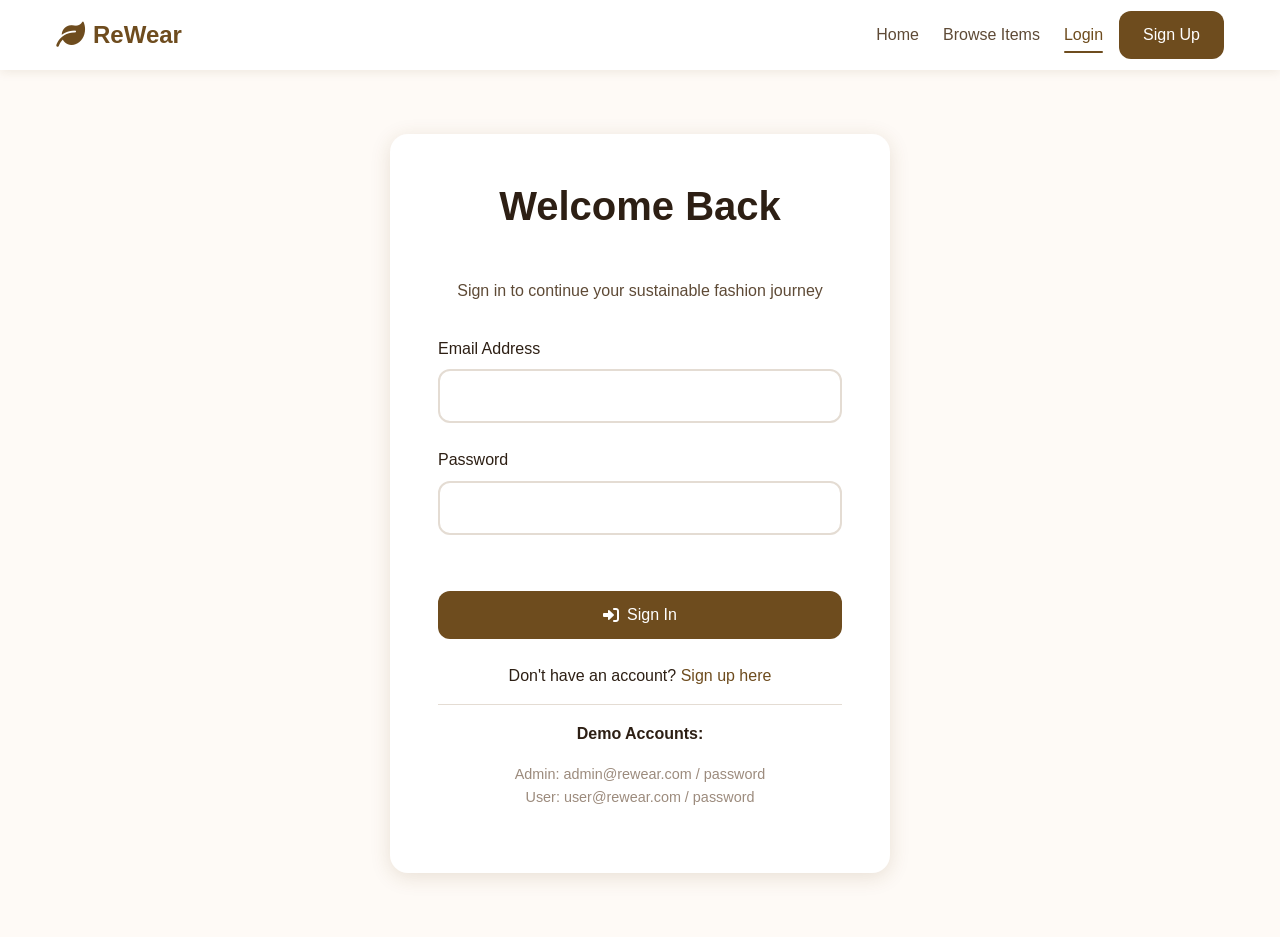
<file: project/add-item.html>
<!DOCTYPE html>
<html lang="en">
<head>
    <meta charset="UTF-8">
    <meta name="viewport" content="width=device-width, initial-scale=1.0">
    <title>Add Item - ReWear</title>
    <link rel="stylesheet" href="css/style.css">
    <link rel="stylesheet" href="https://cdnjs.cloudflare.com/ajax/libs/font-awesome/6.0.0/css/all.min.css">
    <style>
        .add-item-container {
            max-width: 800px;
            margin: calc(70px + var(--space-xl)) auto var(--space-xl);
            padding: var(--space-xl);
            background-color: var(--bg-secondary);
            border-radius: var(--radius-lg);
            box-shadow: var(--shadow-medium);
        }

        .add-item-title {
            text-align: center;
            margin-bottom: var(--space-xl);
            color: var(--text-primary);
        }

        .form-grid {
            display: grid;
            grid-template-columns: 1fr 1fr;
            gap: var(--space-md);
        }

        .form-group-full {
            grid-column: 1 / -1;
        }

        .image-upload-area {
            border: 2px dashed var(--border-color);
            border-radius: var(--radius-md);
            padding: var(--space-xl);
            text-align: center;
            transition: all var(--transition-fast);
            cursor: pointer;
            background-color: var(--bg-tertiary);
        }

        .image-upload-area:hover {
            border-color: var(--primary-color);
            background-color: var(--bg-primary);
        }

        .image-upload-area.dragover {
            border-color: var(--primary-color);
            background-color: var(--bg-primary);
            transform: scale(1.02);
        }

        .upload-icon {
            font-size: 3rem;
            color: var(--primary-color);
            margin-bottom: var(--space-sm);
        }

        .upload-text {
            color: var(--text-secondary);
            margin-bottom: var(--space-sm);
        }

        .upload-button {
            margin-top: var(--space-sm);
        }

        .image-preview {
            display: grid;
            grid-template-columns: repeat(auto-fit, minmax(150px, 1fr));
            gap: var(--space-sm);
            margin-top: var(--space-md);
        }

        .image-preview-item {
            position: relative;
            border-radius: var(--radius-md);
            overflow: hidden;
            aspect-ratio: 1;
        }

        .image-preview-item img {
            width: 100%;
            height: 100%;
            object-fit: cover;
        }

        .remove-image {
            position: absolute;
            top: var(--space-xs);
            right: var(--space-xs);
            background-color: var(--error-color);
            color: white;
            border: none;
            width: 24px;
            height: 24px;
            border-radius: 50%;
            cursor: pointer;
            display: flex;
            align-items: center;
            justify-content: center;
            font-size: 0.8rem;
            transition: background-color var(--transition-fast);
        }

        .remove-image:hover {
            background-color: #c62828;
        }

        .tags-input {
            position: relative;
        }

        .tags-container {
            display: flex;
            flex-wrap: wrap;
            gap: var(--space-xs);
            margin-top: var(--space-xs);
        }

        .tag {
            background-color: var(--primary-color);
            color: white;
            padding: var(--space-xs) var(--space-sm);
            border-radius: var(--radius-sm);
            font-size: 0.875rem;
            display: flex;
            align-items: center;
            gap: var(--space-xs);
        }

        .tag-remove {
            background: none;
            border: none;
            color: white;
            cursor: pointer;
            font-size: 0.8rem;
        }

        .points-info {
            background-color: var(--bg-tertiary);
            padding: var(--space-md);
            border-radius: var(--radius-md);
            margin-bottom: var(--space-md);
        }

        .points-info h4 {
            color: var(--primary-color);
            margin-bottom: var(--space-sm);
        }

        .points-info p {
            color: var(--text-secondary);
            margin-bottom: 0;
            font-size: 0.9rem;
        }

        @media (max-width: 768px) {
            .add-item-container {
                margin: calc(70px + var(--space-lg)) var(--space-sm) var(--space-lg);
                padding: var(--space-lg);
            }

            .form-grid {
                grid-template-columns: 1fr;
            }

            .image-preview {
                grid-template-columns: repeat(auto-fit, minmax(120px, 1fr));
            }
        }
    </style>
</head>
<body>
    <nav class="navbar">
        <div class="nav-container">
            <div class="nav-brand">
                <i class="fas fa-leaf"></i>
                <span>ReWear</span>
            </div>
            <div class="nav-menu" id="nav-menu">
                <a href="index.html" class="nav-link">Home</a>
                <a href="browse.html" class="nav-link">Browse Items</a>
                <a href="#" class="nav-link" id="dashboard-link" style="display: none;">Dashboard</a>
                <a href="#" class="nav-link" id="admin-link" style="display: none;">Admin</a>
                <div class="nav-auth" id="nav-auth">
                    <a href="login.html" class="nav-link">Login</a>
                    <a href="signup.html" class="btn btn-primary">Sign Up</a>
                </div>
                <div class="nav-user" id="nav-user" style="display: none;">
                    <span class="user-points"><i class="fas fa-coins"></i> <span id="user-points">0</span></span>
                    <div class="user-dropdown">
                        <button class="user-btn" id="user-btn">
                            <i class="fas fa-user"></i>
                            <span id="user-name">User</span>
                        </button>
                        <div class="dropdown-content" id="dropdown-content">
                            <a href="dashboard.html"><i class="fas fa-tachometer-alt"></i> Dashboard</a>
                            <a href="add-item.html"><i class="fas fa-plus"></i> Add Item</a>
                            <a href="#" id="logout-btn"><i class="fas fa-sign-out-alt"></i> Logout</a>
                        </div>
                    </div>
                </div>
            </div>
            <div class="nav-toggle" id="nav-toggle">
                <span></span>
                <span></span>
                <span></span>
            </div>
        </div>
    </nav>

    <main>
        <div class="add-item-container">
            <h1 class="add-item-title">List a New Item</h1>
            
            <div class="points-info">
                <h4><i class="fas fa-gift"></i> Earn Points for Listing!</h4>
                <p>You'll earn 50 points for each item you list. Use points to redeem items from other users or exchange directly!</p>
            </div>
            
            <form id="add-item-form">
                <div class="form-grid">
                    <div class="form-group">
                        <label for="title" class="form-label">Item Title *</label>
                        <input type="text" id="title" name="title" class="form-input" required
                               placeholder="e.g., Vintage Denim Jacket">
                    </div>

                    <div class="form-group">
                        <label for="category" class="form-label">Category *</label>
                        <select id="category" name="category" class="form-select" required>
                            <option value="">Select a category</option>
                            <option value="Tops">Tops</option>
                            <option value="Bottoms">Bottoms</option>
                            <option value="Dresses">Dresses</option>
                            <option value="Outerwear">Outerwear</option>
                            <option value="Shoes">Shoes</option>
                            <option value="Accessories">Accessories</option>
                        </select>
                    </div>

                    <div class="form-group">
                        <label for="size" class="form-label">Size *</label>
                        <select id="size" name="size" class="form-select" required>
                            <option value="">Select size</option>
                            <option value="XS">XS</option>
                            <option value="S">S</option>
                            <option value="M">M</option>
                            <option value="L">L</option>
                            <option value="XL">XL</option>
                            <option value="XXL">XXL</option>
                        </select>
                    </div>

                    <div class="form-group">
                        <label for="type" class="form-label">Type</label>
                        <input type="text" id="type" name="type" class="form-input"
                               placeholder="e.g., Casual, Formal, Vintage">
                    </div>

                    <div class="form-group">
                        <label for="condition" class="form-label">Condition *</label>
                        <select id="condition" name="condition" class="form-select" required>
                            <option value="">Select condition</option>
                            <option value="New">New</option>
                            <option value="Like New">Like New</option>
                            <option value="Good">Good</option>
                            <option value="Fair">Fair</option>
                        </select>
                    </div>

                    <div class="form-group">
                        <label for="points" class="form-label">Points Value *</label>
                        <input type="number" id="points" name="points" class="form-input" required min="10" max="500" value="50"
                               placeholder="Points needed to redeem">
                        <small style="color: var(--text-muted);">10-500 points (suggested: 50-100)</small>
                    </div>
                </div>

                <div class="form-group-full">
                    <label for="description" class="form-label">Description *</label>
                    <textarea id="description" name="description" class="form-textarea" required
                              placeholder="Describe your item in detail. Include brand, material, fit, and any special features..."></textarea>
                </div>

                <div class="form-group-full">
                    <label for="tags" class="form-label">Tags</label>
                    <input type="text" id="tags" name="tags" class="form-input"
                           placeholder="vintage, designer, summer, casual (separate with commas)">
                    <small style="color: var(--text-muted);">Add tags to help people find your item</small>
                </div>

                <div class="form-group-full">
                    <label class="form-label">Photos *</label>
                    <div class="image-upload-area" onclick="document.getElementById('images').click()">
                        <div class="upload-icon">
                            <i class="fas fa-cloud-upload-alt"></i>
                        </div>
                        <div class="upload-text">
                            <strong>Click to upload photos</strong> or drag and drop
                        </div>
                        <p style="color: var(--text-muted); font-size: 0.9rem; margin-bottom: 0;">
                            Upload up to 5 photos (JPG, PNG, WebP)
                        </p>
                        <button type="button" class="btn btn-outline upload-button">
                            <i class="fas fa-plus"></i> Choose Photos
                        </button>
                    </div>
                    <input type="file" id="images" name="images" multiple accept="image/*" style="display: none;">
                    <div id="image-preview" class="image-preview"></div>
                </div>

                <button type="submit" class="btn btn-primary form-submit">
                    <i class="fas fa-plus"></i>
                    Add Item
                </button>
            </form>
        </div>
    </main>

    <script src="js/auth.js"></script>
    <script src="js/main.js"></script>
    <script>
        document.addEventListener('DOMContentLoaded', () => {
            // Setup drag and drop for image upload
            const uploadArea = document.querySelector('.image-upload-area');
            const imageInput = document.getElementById('images');

            uploadArea.addEventListener('dragover', (e) => {
                e.preventDefault();
                uploadArea.classList.add('dragover');
            });

            uploadArea.addEventListener('dragleave', () => {
                uploadArea.classList.remove('dragover');
            });

            uploadArea.addEventListener('drop', (e) => {
                e.preventDefault();
                uploadArea.classList.remove('dragover');
                
                const files = Array.from(e.dataTransfer.files).filter(file => file.type.startsWith('image/'));
                
                // Add to file input
                const dt = new DataTransfer();
                files.forEach(file => dt.items.add(file));
                imageInput.files = dt.files;
                
                // Trigger change event
                imageInput.dispatchEvent(new Event('change'));
            });

            // Limit file selection to 5 images
            imageInput.addEventListener('change', (e) => {
                const files = Array.from(e.target.files);
                if (files.length > 5) {
                    alert('You can upload a maximum of 5 photos.');
                    
                    // Keep only first 5 files
                    const dt = new DataTransfer();
                    files.slice(0, 5).forEach(file => dt.items.add(file));
                    imageInput.files = dt.files;
                }
            });

            // Auto-set points based on condition
            const conditionSelect = document.getElementById('condition');
            const pointsInput = document.getElementById('points');
            
            conditionSelect.addEventListener('change', () => {
                const condition = conditionSelect.value;
                const pointsMap = {
                    'New': 100,
                    'Like New': 80,
                    'Good': 60,
                    'Fair': 40
                };
                
                if (pointsMap[condition]) {
                    pointsInput.value = pointsMap[condition];
                }
            });
        });
    </script>
</body>
</html>
</file>
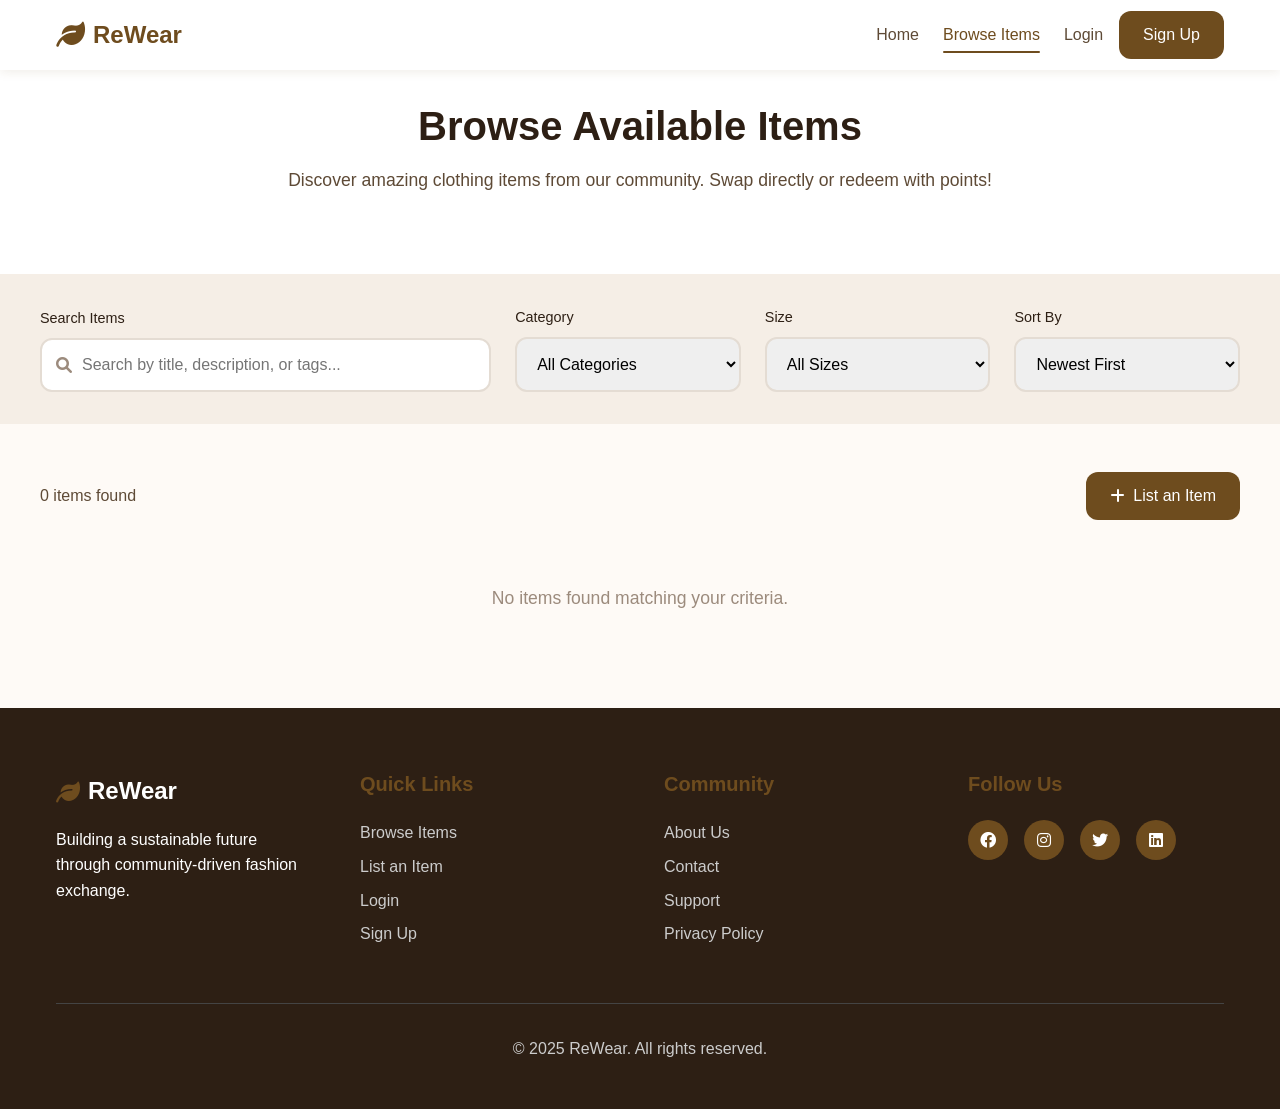
<file: project/browse.html>
<!DOCTYPE html>
<html lang="en">
<head>
    <meta charset="UTF-8">
    <meta name="viewport" content="width=device-width, initial-scale=1.0">
    <title>Browse Items - ReWear</title>
    <link rel="stylesheet" href="css/style.css">
    <link rel="stylesheet" href="https://cdnjs.cloudflare.com/ajax/libs/font-awesome/6.0.0/css/all.min.css">
    <style>
        .browse-header {
            padding: calc(70px + var(--space-lg)) var(--space-sm) var(--space-lg);
            background-color: var(--bg-secondary);
            text-align: center;
        }

        .browse-title {
            font-size: 2.5rem;
            margin-bottom: var(--space-sm);
        }

        .browse-subtitle {
            font-size: 1.1rem;
            color: var(--text-secondary);
            margin-bottom: var(--space-xl);
        }

        .filters-section {
            padding: var(--space-lg) var(--space-sm);
            background-color: var(--bg-tertiary);
        }

        .filters-container {
            max-width: 1200px;
            margin: 0 auto;
        }

        .filters-grid {
            display: grid;
            grid-template-columns: 2fr 1fr 1fr 1fr;
            gap: var(--space-md);
            align-items: end;
        }

        .filter-group {
            display: flex;
            flex-direction: column;
            gap: var(--space-xs);
        }

        .filter-label {
            font-weight: var(--font-weight-medium);
            color: var(--text-primary);
            font-size: 0.9rem;
        }

        .search-input {
            position: relative;
        }

        .search-input input {
            width: 100%;
            padding: var(--space-sm) var(--space-sm) var(--space-sm) 2.5rem;
            border: 2px solid var(--border-color);
            border-radius: var(--radius-md);
            font-size: 1rem;
            transition: border-color var(--transition-fast);
        }

        .search-input input:focus {
            outline: none;
            border-color: var(--primary-color);
        }

        .search-input i {
            position: absolute;
            left: var(--space-sm);
            top: 50%;
            transform: translateY(-50%);
            color: var(--text-muted);
        }

        .items-section {
            padding: var(--space-xl) var(--space-sm);
        }

        .items-container {
            max-width: 1200px;
            margin: 0 auto;
        }

        .items-header {
            display: flex;
            justify-content: space-between;
            align-items: center;
            margin-bottom: var(--space-lg);
        }

        .items-count {
            color: var(--text-secondary);
            font-weight: var(--font-weight-medium);
        }

        .items-grid {
            display: grid;
            grid-template-columns: repeat(auto-fill, minmax(300px, 1fr));
            gap: var(--space-lg);
        }

        @media (max-width: 768px) {
            .filters-grid {
                grid-template-columns: 1fr;
                gap: var(--space-sm);
            }

            .browse-title {
                font-size: 2rem;
            }

            .items-header {
                flex-direction: column;
                gap: var(--space-sm);
                align-items: stretch;
            }

            .items-grid {
                grid-template-columns: 1fr;
            }
        }
    </style>
</head>
<body>
    <nav class="navbar">
        <div class="nav-container">
            <div class="nav-brand">
                <i class="fas fa-leaf"></i>
                <span>ReWear</span>
            </div>
            <div class="nav-menu" id="nav-menu">
                <a href="index.html" class="nav-link">Home</a>
                <a href="browse.html" class="nav-link active">Browse Items</a>
                <a href="#" class="nav-link" id="dashboard-link" style="display: none;">Dashboard</a>
                <a href="#" class="nav-link" id="admin-link" style="display: none;">Admin</a>
                <div class="nav-auth" id="nav-auth">
                    <a href="login.html" class="nav-link">Login</a>
                    <a href="signup.html" class="btn btn-primary">Sign Up</a>
                </div>
                <div class="nav-user" id="nav-user" style="display: none;">
                    <span class="user-points"><i class="fas fa-coins"></i> <span id="user-points">0</span></span>
                    <div class="user-dropdown">
                        <button class="user-btn" id="user-btn">
                            <i class="fas fa-user"></i>
                            <span id="user-name">User</span>
                        </button>
                        <div class="dropdown-content" id="dropdown-content">
                            <a href="dashboard.html"><i class="fas fa-tachometer-alt"></i> Dashboard</a>
                            <a href="add-item.html"><i class="fas fa-plus"></i> Add Item</a>
                            <a href="#" id="logout-btn"><i class="fas fa-sign-out-alt"></i> Logout</a>
                        </div>
                    </div>
                </div>
            </div>
            <div class="nav-toggle" id="nav-toggle">
                <span></span>
                <span></span>
                <span></span>
            </div>
        </div>
    </nav>

    <main>
        <section class="browse-header">
            <h1 class="browse-title">Browse Available Items</h1>
            <p class="browse-subtitle">Discover amazing clothing items from our community. Swap directly or redeem with points!</p>
        </section>

        <section class="filters-section">
            <div class="filters-container">
                <div class="filters-grid">
                    <div class="filter-group">
                        <label class="filter-label">Search Items</label>
                        <div class="search-input">
                            <i class="fas fa-search"></i>
                            <input type="text" id="search-input" placeholder="Search by title, description, or tags...">
                        </div>
                    </div>
                    
                    <div class="filter-group">
                        <label class="filter-label">Category</label>
                        <select id="category-filter" class="form-select">
                            <option value="">All Categories</option>
                            <option value="Tops">Tops</option>
                            <option value="Bottoms">Bottoms</option>
                            <option value="Dresses">Dresses</option>
                            <option value="Outerwear">Outerwear</option>
                            <option value="Shoes">Shoes</option>
                            <option value="Accessories">Accessories</option>
                        </select>
                    </div>
                    
                    <div class="filter-group">
                        <label class="filter-label">Size</label>
                        <select id="size-filter" class="form-select">
                            <option value="">All Sizes</option>
                            <option value="XS">XS</option>
                            <option value="S">S</option>
                            <option value="M">M</option>
                            <option value="L">L</option>
                            <option value="XL">XL</option>
                            <option value="XXL">XXL</option>
                        </select>
                    </div>
                    
                    <div class="filter-group">
                        <label class="filter-label">Sort By</label>
                        <select id="sort-filter" class="form-select">
                            <option value="newest">Newest First</option>
                            <option value="oldest">Oldest First</option>
                            <option value="points-low">Points: Low to High</option>
                            <option value="points-high">Points: High to Low</option>
                        </select>
                    </div>
                </div>
            </div>
        </section>

        <section class="items-section">
            <div class="items-container">
                <div class="items-header">
                    <div class="items-count" id="items-count">Loading items...</div>
                    <a href="add-item.html" class="btn btn-primary">
                        <i class="fas fa-plus"></i>
                        List an Item
                    </a>
                </div>
                
                <div class="items-grid" id="items-grid">
                    <!-- Items will be loaded here -->
                </div>
            </div>
        </section>
    </main>

    <footer class="footer">
        <div class="container">
            <div class="footer-content">
                <div class="footer-section">
                    <div class="footer-brand">
                        <i class="fas fa-leaf"></i>
                        <span>ReWear</span>
                    </div>
                    <p>Building a sustainable future through community-driven fashion exchange.</p>
                </div>
                <div class="footer-section">
                    <h4>Quick Links</h4>
                    <ul>
                        <li><a href="browse.html">Browse Items</a></li>
                        <li><a href="add-item.html">List an Item</a></li>
                        <li><a href="login.html">Login</a></li>
                        <li><a href="signup.html">Sign Up</a></li>
                    </ul>
                </div>
                <div class="footer-section">
                    <h4>Community</h4>
                    <ul>
                        <li><a href="#">About Us</a></li>
                        <li><a href="#">Contact</a></li>
                        <li><a href="#">Support</a></li>
                        <li><a href="#">Privacy Policy</a></li>
                    </ul>
                </div>
                <div class="footer-section">
                    <h4>Follow Us</h4>
                    <div class="social-links">
                        <a href="#"><i class="fab fa-facebook"></i></a>
                        <a href="#"><i class="fab fa-instagram"></i></a>
                        <a href="#"><i class="fab fa-twitter"></i></a>
                        <a href="#"><i class="fab fa-linkedin"></i></a>
                    </div>
                </div>
            </div>
            <div class="footer-bottom">
                <p>&copy; 2025 ReWear. All rights reserved.</p>
            </div>
        </div>
    </footer>

    <script src="js/auth.js"></script>
    <script src="js/main.js"></script>
    <script>
        document.addEventListener('DOMContentLoaded', () => {
            // Update items count when items are loaded
            const updateItemsCount = () => {
                const itemsGrid = document.getElementById('items-grid');
                const itemsCount = document.getElementById('items-count');
                
                if (itemsGrid && itemsCount) {
                    const itemCards = itemsGrid.querySelectorAll('.item-card');
                    const count = itemCards.length;
                    itemsCount.textContent = `${count} item${count !== 1 ? 's' : ''} found`;
                }
            };

            // Initial count update
            setTimeout(updateItemsCount, 100);

            // Update count when filters change
            const filters = ['search-input', 'category-filter', 'size-filter', 'sort-filter'];
            filters.forEach(filterId => {
                const element = document.getElementById(filterId);
                if (element) {
                    element.addEventListener('change', () => {
                        setTimeout(updateItemsCount, 100);
                    });
                    element.addEventListener('input', () => {
                        setTimeout(updateItemsCount, 100);
                    });
                }
            });
        });
    </script>
</body>
</html>
</file>
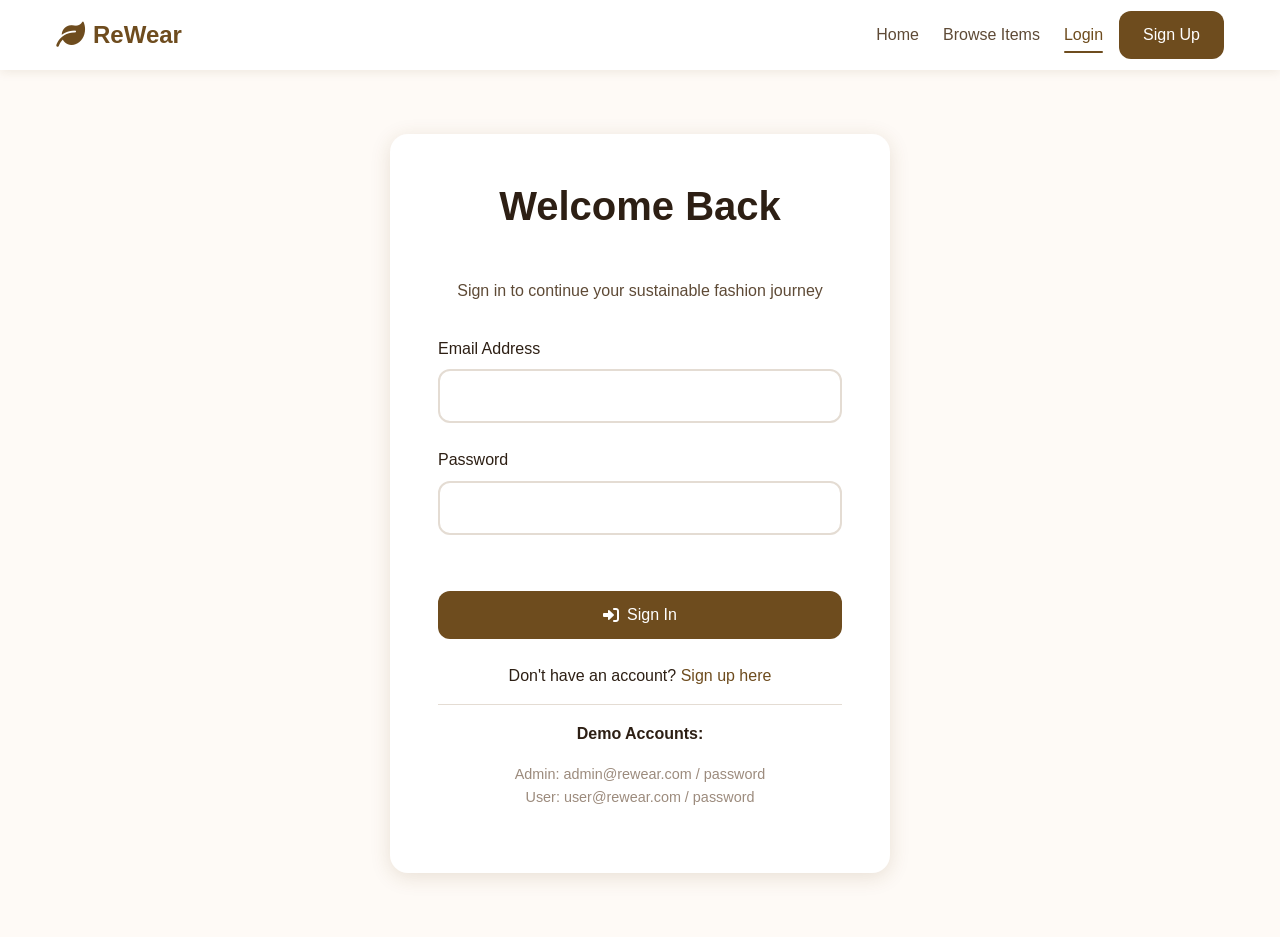
<file: project/dashboard.html>
<!DOCTYPE html>
<html lang="en">
<head>
    <meta charset="UTF-8">
    <meta name="viewport" content="width=device-width, initial-scale=1.0">
    <title>Dashboard - ReWear</title>
    <link rel="stylesheet" href="css/style.css">
    <link rel="stylesheet" href="https://cdnjs.cloudflare.com/ajax/libs/font-awesome/6.0.0/css/all.min.css">
    <style>
        .dashboard-container {
            max-width: 1200px;
            margin: calc(70px + var(--space-xl)) auto var(--space-xl);
            padding: 0 var(--space-sm);
        }

        .dashboard-header {
            background-color: var(--bg-secondary);
            padding: var(--space-xl);
            border-radius: var(--radius-lg);
            box-shadow: var(--shadow-light);
            margin-bottom: var(--space-xl);
        }

        .welcome-message {
            display: flex;
            justify-content: space-between;
            align-items: center;
            margin-bottom: var(--space-lg);
        }

        .welcome-text h1 {
            color: var(--text-primary);
            margin-bottom: var(--space-xs);
        }

        .welcome-text p {
            color: var(--text-secondary);
            margin-bottom: 0;
        }

        .quick-actions {
            display: flex;
            gap: var(--space-sm);
            flex-wrap: wrap;
        }

        .stats-grid {
            display: grid;
            grid-template-columns: repeat(auto-fit, minmax(200px, 1fr));
            gap: var(--space-lg);
            margin-bottom: var(--space-xl);
        }

        .stat-card {
            background-color: var(--bg-secondary);
            padding: var(--space-lg);
            border-radius: var(--radius-lg);
            box-shadow: var(--shadow-light);
            text-align: center;
            transition: transform var(--transition-fast);
        }

        .stat-card:hover {
            transform: translateY(-5px);
            box-shadow: var(--shadow-medium);
        }

        .stat-icon {
            width: 60px;
            height: 60px;
            background-color: var(--primary-color);
            border-radius: 50%;
            display: flex;
            align-items: center;
            justify-content: center;
            margin: 0 auto var(--space-sm);
            color: white;
            font-size: 1.5rem;
        }

        .stat-value {
            font-size: 2rem;
            font-weight: var(--font-weight-bold);
            color: var(--text-primary);
            margin-bottom: var(--space-xs);
        }

        .stat-label {
            color: var(--text-secondary);
            font-weight: var(--font-weight-medium);
        }

        .section {
            background-color: var(--bg-secondary);
            border-radius: var(--radius-lg);
            box-shadow: var(--shadow-light);
            margin-bottom: var(--space-xl);
        }

        .section-header {
            padding: var(--space-lg) var(--space-lg) 0;
            display: flex;
            justify-content: space-between;
            align-items: center;
        }

        .section-title {
            font-size: 1.5rem;
            color: var(--text-primary);
            margin-bottom: 0;
        }

        .section-content {
            padding: var(--space-lg);
        }

        .items-grid {
            display: grid;
            grid-template-columns: repeat(auto-fit, minmax(280px, 1fr));
            gap: var(--space-lg);
        }

        .swaps-list {
            display: flex;
            flex-direction: column;
            gap: var(--space-md);
        }

        .swap-card {
            background-color: var(--bg-tertiary);
            padding: var(--space-md);
            border-radius: var(--radius-md);
            border-left: 4px solid var(--primary-color);
        }

        .swap-header {
            display: flex;
            justify-content: space-between;
            align-items: center;
            margin-bottom: var(--space-sm);
        }

        .swap-title {
            font-weight: var(--font-weight-semibold);
            color: var(--text-primary);
            margin-bottom: 0;
        }

        .swap-status {
            padding: var(--space-xs) var(--space-sm);
            border-radius: var(--radius-sm);
            font-size: 0.875rem;
            font-weight: var(--font-weight-medium);
        }

        .status-success {
            background-color: #e8f5e8;
            color: var(--success-color);
        }

        .status-warning {
            background-color: #fff3e0;
            color: var(--warning-color);
        }

        .status-error {
            background-color: #ffebee;
            color: var(--error-color);
        }

        .swap-details {
            color: var(--text-secondary);
            font-size: 0.9rem;
        }

        .swap-details p {
            margin-bottom: var(--space-xs);
        }

        .empty-state {
            text-align: center;
            padding: var(--space-xxl);
            color: var(--text-muted);
        }

        .empty-state i {
            font-size: 3rem;
            margin-bottom: var(--space-sm);
            color: var(--primary-color);
            opacity: 0.5;
        }

        .empty-state h3 {
            margin-bottom: var(--space-sm);
            color: var(--text-secondary);
        }

        .user-profile {
            background-color: var(--bg-tertiary);
            padding: var(--space-lg);
            border-radius: var(--radius-md);
            margin-bottom: var(--space-lg);
        }

        .profile-grid {
            display: grid;
            grid-template-columns: repeat(auto-fit, minmax(200px, 1fr));
            gap: var(--space-md);
        }

        .profile-item {
            text-align: center;
        }

        .profile-label {
            color: var(--text-muted);
            font-size: 0.875rem;
            margin-bottom: var(--space-xs);
            text-transform: uppercase;
            letter-spacing: 0.5px;
        }

        .profile-value {
            font-weight: var(--font-weight-semibold);
            color: var(--text-primary);
            font-size: 1.1rem;
        }

        @media (max-width: 768px) {
            .dashboard-container {
                margin: calc(70px + var(--space-lg)) var(--space-sm) var(--space-lg);
            }

            .welcome-message {
                flex-direction: column;
                align-items: stretch;
                gap: var(--space-md);
            }

            .quick-actions {
                justify-content: center;
            }

            .stats-grid {
                grid-template-columns: repeat(2, 1fr);
            }

            .section-header {
                flex-direction: column;
                gap: var(--space-sm);
                align-items: stretch;
            }

            .items-grid {
                grid-template-columns: 1fr;
            }
        }
    </style>
</head>
<body>
    <nav class="navbar">
        <div class="nav-container">
            <div class="nav-brand">
                <i class="fas fa-leaf"></i>
                <span>ReWear</span>
            </div>
            <div class="nav-menu" id="nav-menu">
                <a href="index.html" class="nav-link">Home</a>
                <a href="browse.html" class="nav-link">Browse Items</a>
                <a href="dashboard.html" class="nav-link active">Dashboard</a>
                <a href="#" class="nav-link" id="admin-link" style="display: none;">Admin</a>
                <div class="nav-auth" id="nav-auth" style="display: none;">
                    <a href="login.html" class="nav-link">Login</a>
                    <a href="signup.html" class="btn btn-primary">Sign Up</a>
                </div>
                <div class="nav-user" id="nav-user">
                    <span class="user-points"><i class="fas fa-coins"></i> <span id="user-points">0</span></span>
                    <div class="user-dropdown">
                        <button class="user-btn" id="user-btn">
                            <i class="fas fa-user"></i>
                            <span id="user-name">User</span>
                        </button>
                        <div class="dropdown-content" id="dropdown-content">
                            <a href="dashboard.html"><i class="fas fa-tachometer-alt"></i> Dashboard</a>
                            <a href="add-item.html"><i class="fas fa-plus"></i> Add Item</a>
                            <a href="#" id="logout-btn"><i class="fas fa-sign-out-alt"></i> Logout</a>
                        </div>
                    </div>
                </div>
            </div>
            <div class="nav-toggle" id="nav-toggle">
                <span></span>
                <span></span>
                <span></span>
            </div>
        </div>
    </nav>

    <main>
        <div class="dashboard-container">
            <div class="dashboard-header">
                <div class="welcome-message">
                    <div class="welcome-text">
                        <h1>Welcome back, <span id="user-name-display">User</span>!</h1>
                        <p>Ready to continue your sustainable fashion journey?</p>
                    </div>
                    <div class="quick-actions">
                        <a href="add-item.html" class="btn btn-primary">
                            <i class="fas fa-plus"></i>
                            Add Item
                        </a>
                        <a href="browse.html" class="btn btn-secondary">
                            <i class="fas fa-search"></i>
                            Browse Items
                        </a>
                    </div>
                </div>

                <div class="user-profile">
                    <div class="profile-grid">
                        <div class="profile-item">
                            <div class="profile-label">Email</div>
                            <div class="profile-value" id="user-email-display">Loading...</div>
                        </div>
                        <div class="profile-item">
                            <div class="profile-label">Points Balance</div>
                            <div class="profile-value" id="user-points-display">0</div>
                        </div>
                        <div class="profile-item">
                            <div class="profile-label">Member Since</div>
                            <div class="profile-value" id="user-member-since">Loading...</div>
                        </div>
                    </div>
                </div>
            </div>

            <div class="stats-grid">
                <div class="stat-card">
                    <div class="stat-icon">
                        <i class="fas fa-tshirt"></i>
                    </div>
                    <div class="stat-value" id="user-items-count">0</div>
                    <div class="stat-label">Items Listed</div>
                </div>
                <div class="stat-card">
                    <div class="stat-icon">
                        <i class="fas fa-exchange-alt"></i>
                    </div>
                    <div class="stat-value" id="user-swaps-count">0</div>
                    <div class="stat-label">Total Swaps</div>
                </div>
                <div class="stat-card">
                    <div class="stat-icon">
                        <i class="fas fa-coins"></i>
                    </div>
                    <div class="stat-value" id="user-points-earned">0</div>
                    <div class="stat-label">Points Earned</div>
                </div>
                <div class="stat-card">
                    <div class="stat-icon">
                        <i class="fas fa-leaf"></i>
                    </div>
                    <div class="stat-value">+12</div>
                    <div class="stat-label">CO₂ Saved (kg)</div>
                </div>
            </div>

            <div class="section">
                <div class="section-header">
                    <h2 class="section-title">My Items</h2>
                    <a href="add-item.html" class="btn btn-outline">
                        <i class="fas fa-plus"></i>
                        Add New Item
                    </a>
                </div>
                <div class="section-content">
                    <div id="user-items" class="items-grid">
                        <!-- User items will be loaded here -->
                        <div class="empty-state">
                            <i class="fas fa-tshirt"></i>
                            <h3>No items listed yet</h3>
                            <p>Start by adding your first item to the community!</p>
                        </div>
                    </div>
                </div>
            </div>

            <div class="section">
                <div class="section-header">
                    <h2 class="section-title">Swap History</h2>
                </div>
                <div class="section-content">
                    <div id="user-swaps" class="swaps-list">
                        <!-- User swaps will be loaded here -->
                        <div class="empty-state">
                            <i class="fas fa-exchange-alt"></i>
                            <h3>No swap history yet</h3>
                            <p>Start browsing items to make your first swap!</p>
                        </div>
                    </div>
                </div>
            </div>
        </div>
    </main>

    <footer class="footer">
        <div class="container">
            <div class="footer-content">
                <div class="footer-section">
                    <div class="footer-brand">
                        <i class="fas fa-leaf"></i>
                        <span>ReWear</span>
                    </div>
                    <p>Building a sustainable future through community-driven fashion exchange.</p>
                </div>
                <div class="footer-section">
                    <h4>Quick Links</h4>
                    <ul>
                        <li><a href="browse.html">Browse Items</a></li>
                        <li><a href="add-item.html">List an Item</a></li>
                        <li><a href="login.html">Login</a></li>
                        <li><a href="signup.html">Sign Up</a></li>
                    </ul>
                </div>
                <div class="footer-section">
                    <h4>Community</h4>
                    <ul>
                        <li><a href="#">About Us</a></li>
                        <li><a href="#">Contact</a></li>
                        <li><a href="#">Support</a></li>
                        <li><a href="#">Privacy Policy</a></li>
                    </ul>
                </div>
                <div class="footer-section">
                    <h4>Follow Us</h4>
                    <div class="social-links">
                        <a href="#"><i class="fab fa-facebook"></i></a>
                        <a href="#"><i class="fab fa-instagram"></i></a>
                        <a href="#"><i class="fab fa-twitter"></i></a>
                        <a href="#"><i class="fab fa-linkedin"></i></a>
                    </div>
                </div>
            </div>
            <div class="footer-bottom">
                <p>&copy; 2025 ReWear. All rights reserved.</p>
            </div>
        </div>
    </footer>

    <script src="js/auth.js"></script>
    <script src="js/main.js"></script>
    <script>
        document.addEventListener('DOMContentLoaded', () => {
            // Update stats based on user data
            const updateUserStats = () => {
                const currentUser = auth.getCurrentUser();
                if (!currentUser) return;

                const items = JSON.parse(localStorage.getItem('rewear_items')) || [];
                const swaps = JSON.parse(localStorage.getItem('rewear_swaps')) || [];
                
                const userItems = items.filter(item => item.userId === currentUser.id);
                const userSwaps = swaps.filter(swap => 
                    swap.requesterId === currentUser.id || swap.ownerId === currentUser.id
                );

                // Update stat values
                document.getElementById('user-items-count').textContent = userItems.length;
                document.getElementById('user-swaps-count').textContent = userSwaps.length;
                document.getElementById('user-points-earned').textContent = userItems.length * 50; // 50 points per item
            };

            // Initial stats update
            updateUserStats();

            // Update stats when page becomes visible (in case data changed)
            document.addEventListener('visibilitychange', () => {
                if (!document.hidden) {
                    updateUserStats();
                }
            });
        });
    </script>
</body>
</html>
</file>
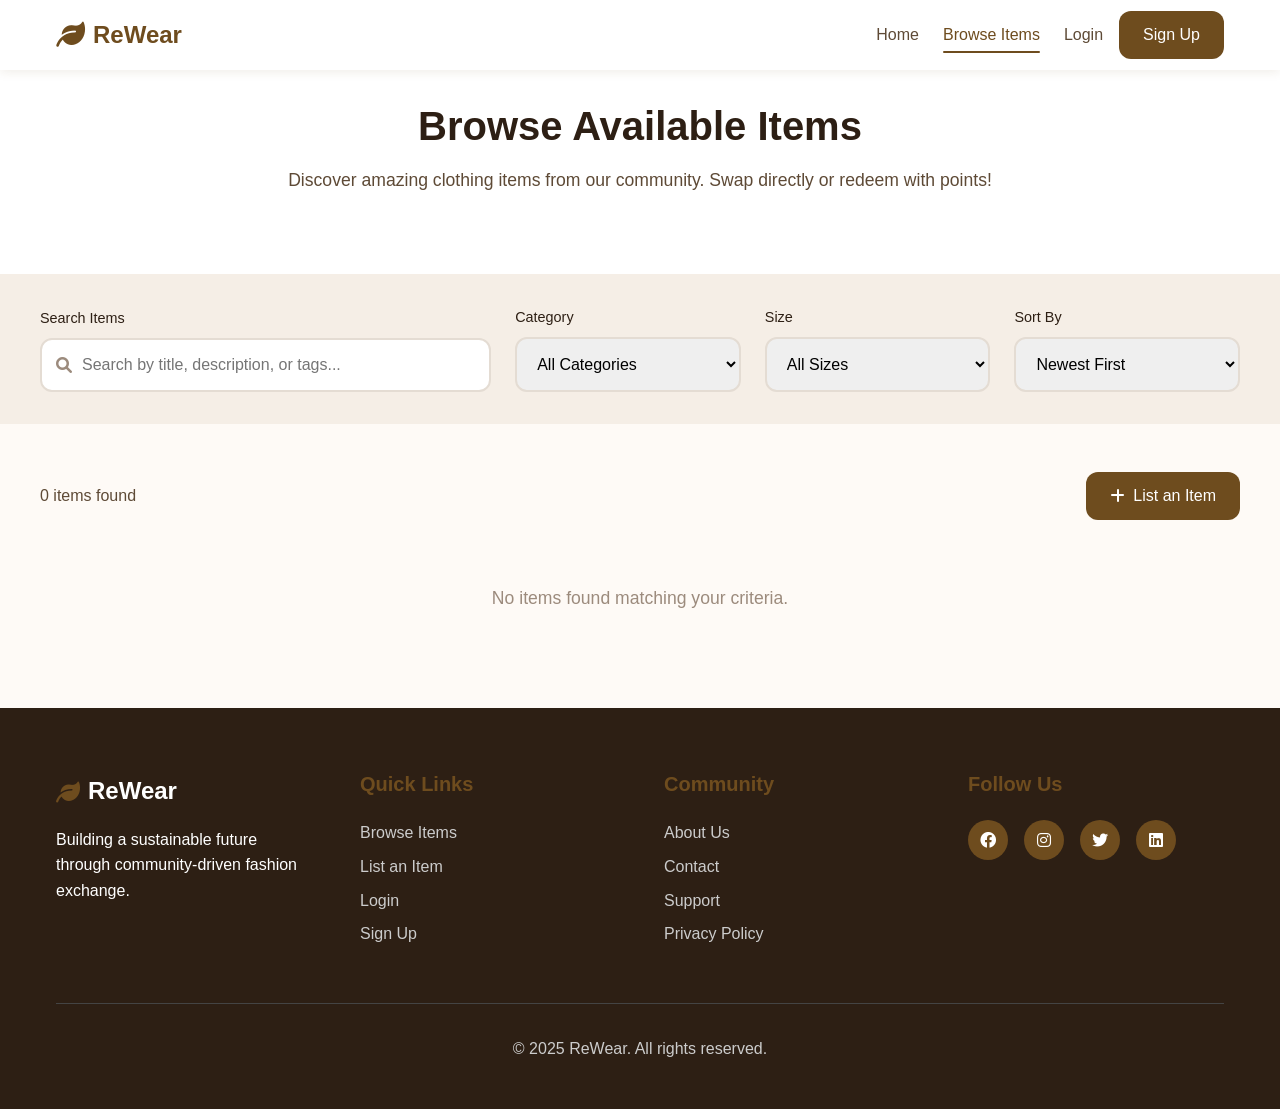
<file: project/item-detail.html>
<!DOCTYPE html>
<html lang="en">
<head>
    <meta charset="UTF-8">
    <meta name="viewport" content="width=device-width, initial-scale=1.0">
    <title>Item Details - ReWear</title>
    <link rel="stylesheet" href="css/style.css">
    <link rel="stylesheet" href="https://cdnjs.cloudflare.com/ajax/libs/font-awesome/6.0.0/css/all.min.css">
    <style>
        .item-detail-container {
            max-width: 1200px;
            margin: calc(70px + var(--space-xl)) auto var(--space-xl);
            padding: 0 var(--space-sm);
        }

        .item-detail-grid {
            display: grid;
            grid-template-columns: 1fr 1fr;
            gap: var(--space-xxl);
            margin-bottom: var(--space-xxl);
        }

        .image-gallery {
            display: grid;
            gap: var(--space-sm);
        }

        .gallery-image {
            width: 100%;
            height: 500px;
            object-fit: cover;
            border-radius: var(--radius-lg);
            cursor: pointer;
            transition: transform var(--transition-fast);
        }

        .gallery-image:hover {
            transform: scale(1.02);
        }

        .gallery-image.active {
            border: 3px solid var(--primary-color);
        }

        .item-info {
            display: flex;
            flex-direction: column;
            gap: var(--space-lg);
        }

        .item-header {
            border-bottom: 1px solid var(--border-color);
            padding-bottom: var(--space-lg);
        }

        .item-title {
            font-size: 2.5rem;
            margin-bottom: var(--space-sm);
            color: var(--text-primary);
        }

        .item-meta {
            display: grid;
            grid-template-columns: repeat(auto-fit, minmax(120px, 1fr));
            gap: var(--space-md);
            margin-bottom: var(--space-lg);
        }

        .meta-item {
            text-align: center;
            padding: var(--space-sm);
            background-color: var(--bg-tertiary);
            border-radius: var(--radius-md);
        }

        .meta-label {
            font-size: 0.875rem;
            color: var(--text-muted);
            margin-bottom: var(--space-xs);
            text-transform: uppercase;
            letter-spacing: 0.5px;
        }

        .meta-value {
            font-weight: var(--font-weight-semibold);
            color: var(--text-primary);
        }

        .item-description {
            background-color: var(--bg-secondary);
            padding: var(--space-lg);
            border-radius: var(--radius-lg);
            border: 1px solid var(--border-color);
        }

        .item-description h3 {
            color: var(--text-primary);
            margin-bottom: var(--space-sm);
        }

        .item-description p {
            color: var(--text-secondary);
            line-height: 1.6;
        }

        .item-tags {
            display: flex;
            flex-wrap: wrap;
            gap: var(--space-xs);
            margin-top: var(--space-sm);
        }

        .tag {
            background-color: var(--primary-color);
            color: white;
            padding: var(--space-xs) var(--space-sm);
            border-radius: var(--radius-sm);
            font-size: 0.875rem;
            font-weight: var(--font-weight-medium);
        }

        .owner-info {
            background-color: var(--bg-tertiary);
            padding: var(--space-lg);
            border-radius: var(--radius-lg);
        }

        .owner-info h3 {
            color: var(--text-primary);
            margin-bottom: var(--space-sm);
        }

        .owner-details {
            display: flex;
            align-items: center;
            gap: var(--space-sm);
        }

        .owner-avatar {
            width: 50px;
            height: 50px;
            background-color: var(--primary-color);
            border-radius: 50%;
            display: flex;
            align-items: center;
            justify-content: center;
            color: white;
            font-size: 1.5rem;
            font-weight: var(--font-weight-bold);
        }

        .owner-text {
            flex: 1;
        }

        .owner-name {
            font-weight: var(--font-weight-semibold);
            color: var(--text-primary);
            margin-bottom: var(--space-xs);
        }

        .owner-email {
            color: var(--text-muted);
            font-size: 0.875rem;
        }

        .action-section {
            background-color: var(--bg-secondary);
            padding: var(--space-lg);
            border-radius: var(--radius-lg);
            border: 1px solid var(--border-color);
        }

        .action-section h3 {
            color: var(--text-primary);
            margin-bottom: var(--space-md);
            text-align: center;
        }

        .action-buttons {
            display: grid;
            grid-template-columns: 1fr 1fr;
            gap: var(--space-md);
        }

        .points-display {
            text-align: center;
            background-color: var(--bg-tertiary);
            padding: var(--space-md);
            border-radius: var(--radius-md);
            margin-bottom: var(--space-lg);
        }

        .points-value {
            font-size: 2rem;
            font-weight: var(--font-weight-bold);
            color: var(--primary-color);
            display: flex;
            align-items: center;
            justify-content: center;
            gap: var(--space-xs);
        }

        .points-label {
            color: var(--text-muted);
            font-size: 0.9rem;
            margin-top: var(--space-xs);
        }

        .status-badge {
            padding: var(--space-sm) var(--space-md);
            border-radius: var(--radius-md);
            font-weight: var(--font-weight-semibold);
            text-align: center;
            margin-bottom: var(--space-lg);
        }

        .back-button {
            display: inline-flex;
            align-items: center;
            gap: var(--space-xs);
            color: var(--primary-color);
            text-decoration: none;
            font-weight: var(--font-weight-medium);
            margin-bottom: var(--space-lg);
            transition: gap var(--transition-fast);
        }

        .back-button:hover {
            gap: var(--space-sm);
        }

        @media (max-width: 768px) {
            .item-detail-container {
                margin: calc(70px + var(--space-lg)) var(--space-sm) var(--space-lg);
            }

            .item-detail-grid {
                grid-template-columns: 1fr;
                gap: var(--space-lg);
            }

            .item-title {
                font-size: 2rem;
            }

            .item-meta {
                grid-template-columns: repeat(2, 1fr);
            }

            .action-buttons {
                grid-template-columns: 1fr;
            }

            .gallery-image {
                height: 300px;
            }
        }
    </style>
</head>
<body>
    <nav class="navbar">
        <div class="nav-container">
            <div class="nav-brand">
                <i class="fas fa-leaf"></i>
                <span>ReWear</span>
            </div>
            <div class="nav-menu" id="nav-menu">
                <a href="index.html" class="nav-link">Home</a>
                <a href="browse.html" class="nav-link">Browse Items</a>
                <a href="#" class="nav-link" id="dashboard-link" style="display: none;">Dashboard</a>
                <a href="#" class="nav-link" id="admin-link" style="display: none;">Admin</a>
                <div class="nav-auth" id="nav-auth">
                    <a href="login.html" class="nav-link">Login</a>
                    <a href="signup.html" class="btn btn-primary">Sign Up</a>
                </div>
                <div class="nav-user" id="nav-user" style="display: none;">
                    <span class="user-points"><i class="fas fa-coins"></i> <span id="user-points">0</span></span>
                    <div class="user-dropdown">
                        <button class="user-btn" id="user-btn">
                            <i class="fas fa-user"></i>
                            <span id="user-name">User</span>
                        </button>
                        <div class="dropdown-content" id="dropdown-content">
                            <a href="dashboard.html"><i class="fas fa-tachometer-alt"></i> Dashboard</a>
                            <a href="add-item.html"><i class="fas fa-plus"></i> Add Item</a>
                            <a href="#" id="logout-btn"><i class="fas fa-sign-out-alt"></i> Logout</a>
                        </div>
                    </div>
                </div>
            </div>
            <div class="nav-toggle" id="nav-toggle">
                <span></span>
                <span></span>
                <span></span>
            </div>
        </div>
    </nav>

    <main>
        <div class="item-detail-container">
            <a href="browse.html" class="back-button">
                <i class="fas fa-arrow-left"></i>
                Back to Browse
            </a>

            <div class="item-detail-grid">
                <div class="image-gallery" id="image-gallery">
                    <!-- Images will be loaded here -->
                    <img src="https://images.pexels.com/photos/996329/pexels-photo-996329.jpeg?auto=compress&cs=tinysrgb&w=800" 
                         alt="Item Image" class="gallery-image active">
                </div>

                <div class="item-info">
                    <div class="item-header">
                        <h1 class="item-title" id="item-title">Loading...</h1>
                        
                        <div class="item-meta">
                            <div class="meta-item">
                                <div class="meta-label">Category</div>
                                <div class="meta-value" id="item-category">-</div>
                            </div>
                            <div class="meta-item">
                                <div class="meta-label">Size</div>
                                <div class="meta-value" id="item-size">-</div>
                            </div>
                            <div class="meta-item">
                                <div class="meta-label">Type</div>
                                <div class="meta-value" id="item-type">-</div>
                            </div>
                            <div class="meta-item">
                                <div class="meta-label">Condition</div>
                                <div class="meta-value" id="item-condition">-</div>
                            </div>
                        </div>

                        <div class="status-badge" id="item-status-badge">
                            <span id="item-status">Available</span>
                        </div>
                    </div>

                    <div class="item-description">
                        <h3>Description</h3>
                        <p id="item-description">Loading description...</p>
                        <div class="item-tags" id="item-tags">
                            <!-- Tags will be loaded here -->
                        </div>
                    </div>

                    <div class="owner-info">
                        <h3>Listed by</h3>
                        <div class="owner-details">
                            <div class="owner-avatar" id="owner-avatar">U</div>
                            <div class="owner-text">
                                <div class="owner-name" id="owner-name">Loading...</div>
                                <div class="owner-email" id="owner-email">Loading...</div>
                            </div>
                        </div>
                    </div>

                    <div class="action-section">
                        <div class="points-display">
                            <div class="points-value">
                                <i class="fas fa-coins"></i>
                                <span id="item-points">0</span>
                            </div>
                            <div class="points-label">Points needed to redeem</div>
                        </div>

                        <h3>Get this item</h3>
                        <div class="action-buttons">
                            <button class="btn btn-secondary" id="request-swap-btn">
                                <i class="fas fa-exchange-alt"></i>
                                Request Swap
                            </button>
                            <button class="btn btn-primary" id="redeem-points-btn">
                                <i class="fas fa-coins"></i>
                                Redeem with Points
                            </button>
                        </div>
                    </div>
                </div>
            </div>
        </div>
    </main>

    <footer class="footer">
        <div class="container">
            <div class="footer-content">
                <div class="footer-section">
                    <div class="footer-brand">
                        <i class="fas fa-leaf"></i>
                        <span>ReWear</span>
                    </div>
                    <p>Building a sustainable future through community-driven fashion exchange.</p>
                </div>
                <div class="footer-section">
                    <h4>Quick Links</h4>
                    <ul>
                        <li><a href="browse.html">Browse Items</a></li>
                        <li><a href="add-item.html">List an Item</a></li>
                        <li><a href="login.html">Login</a></li>
                        <li><a href="signup.html">Sign Up</a></li>
                    </ul>
                </div>
                <div class="footer-section">
                    <h4>Community</h4>
                    <ul>
                        <li><a href="#">About Us</a></li>
                        <li><a href="#">Contact</a></li>
                        <li><a href="#">Support</a></li>
                        <li><a href="#">Privacy Policy</a></li>
                    </ul>
                </div>
                <div class="footer-section">
                    <h4>Follow Us</h4>
                    <div class="social-links">
                        <a href="#"><i class="fab fa-facebook"></i></a>
                        <a href="#"><i class="fab fa-instagram"></i></a>
                        <a href="#"><i class="fab fa-twitter"></i></a>
                        <a href="#"><i class="fab fa-linkedin"></i></a>
                    </div>
                </div>
            </div>
            <div class="footer-bottom">
                <p>&copy; 2025 ReWear. All rights reserved.</p>
            </div>
        </div>
    </footer>

    <script src="js/auth.js"></script>
    <script src="js/main.js"></script>
    <script>
        document.addEventListener('DOMContentLoaded', () => {
            // Update status badge styling
            const statusBadge = document.getElementById('item-status-badge');
            const statusSpan = document.getElementById('item-status');
            
            // Check status and update styling
            const updateStatusStyling = () => {
                if (statusSpan && statusBadge) {
                    const status = statusSpan.textContent.toLowerCase();
                    statusBadge.className = `status-badge status-${status}`;
                }
            };

            // Initial update
            setTimeout(updateStatusStyling, 100);

            // Update owner avatar
            const updateOwnerAvatar = () => {
                const ownerName = document.getElementById('owner-name');
                const ownerAvatar = document.getElementById('owner-avatar');
                
                if (ownerName && ownerAvatar && ownerName.textContent !== 'Loading...') {
                    const initials = ownerName.textContent
                        .split(' ')
                        .map(word => word[0])
                        .join('')
                        .toUpperCase()
                        .slice(0, 2);
                    ownerAvatar.textContent = initials;
                }
            };

            // Update avatar after content loads
            setTimeout(updateOwnerAvatar, 100);

            // Gallery image switching
            const setupImageGallery = () => {
                const images = document.querySelectorAll('.gallery-image');
                images.forEach((img, index) => {
                    img.addEventListener('click', () => {
                        // Remove active class from all images
                        images.forEach(i => i.classList.remove('active'));
                        // Add active class to clicked image
                        img.classList.add('active');
                    });
                });
            };

            // Setup gallery after images load
            setTimeout(setupImageGallery, 200);
        });
    </script>
</body>
</html>
</file>
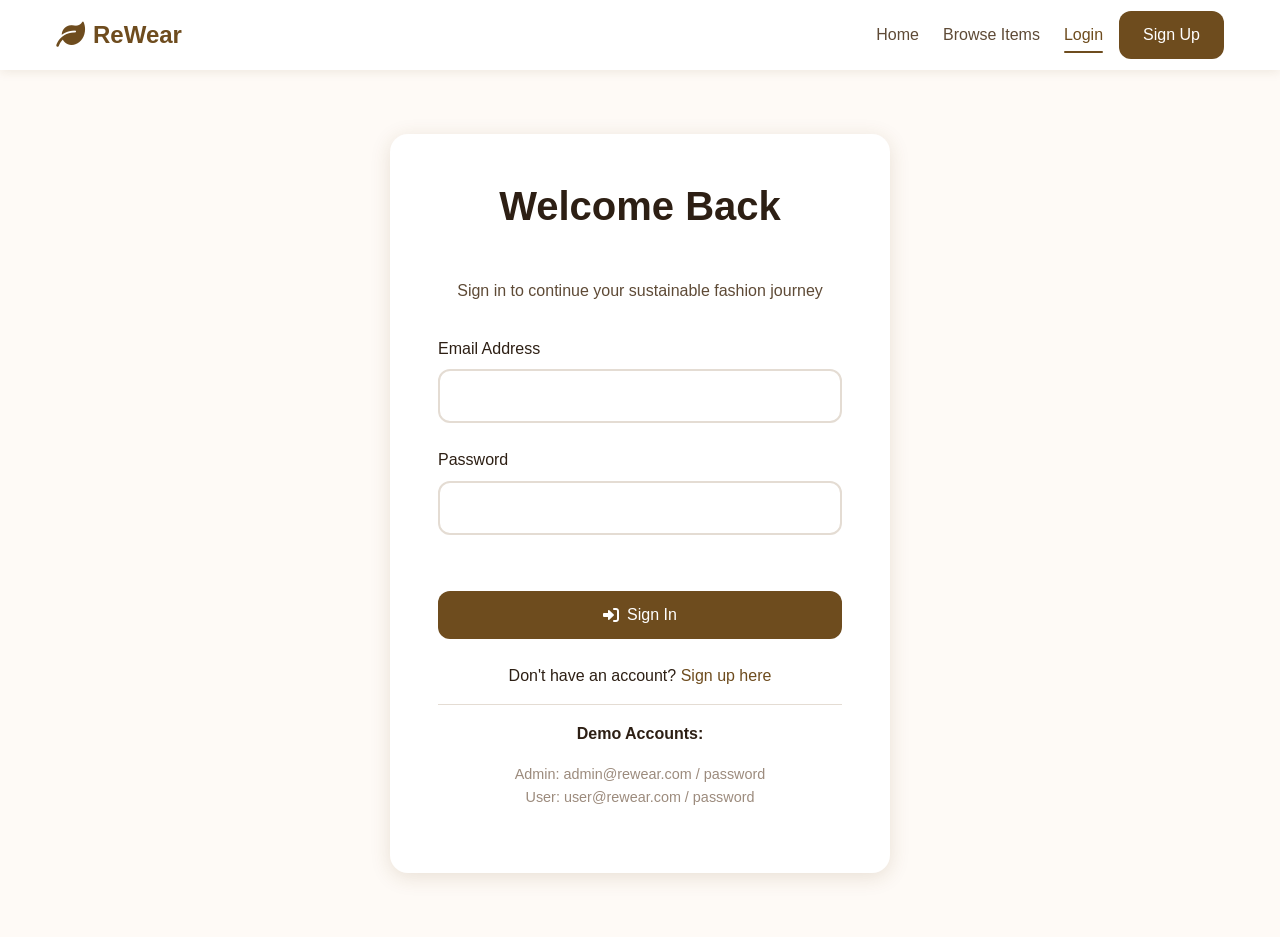
<file: project/login.html>
<!DOCTYPE html>
<html lang="en">
<head>
    <meta charset="UTF-8">
    <meta name="viewport" content="width=device-width, initial-scale=1.0">
    <title>Login - ReWear</title>
    <link rel="stylesheet" href="css/style.css">
    <link rel="stylesheet" href="https://cdnjs.cloudflare.com/ajax/libs/font-awesome/6.0.0/css/all.min.css">
</head>
<body>
    <nav class="navbar">
        <div class="nav-container">
            <div class="nav-brand">
                <i class="fas fa-leaf"></i>
                <span>ReWear</span>
            </div>
            <div class="nav-menu">
                <a href="index.html" class="nav-link">Home</a>
                <a href="browse.html" class="nav-link">Browse Items</a>
                <div class="nav-auth">
                    <a href="login.html" class="nav-link active">Login</a>
                    <a href="signup.html" class="btn btn-primary">Sign Up</a>
                </div>
            </div>
        </div>
    </nav>

    <main>
        <div class="form-container">
            <h1 class="form-title">Welcome Back</h1>
            <p style="text-align: center; color: var(--text-secondary); margin-bottom: 2rem;">
                Sign in to continue your sustainable fashion journey
            </p>
            
            <form id="login-form">
                <div class="form-group">
                    <label for="email" class="form-label">Email Address</label>
                    <input type="email" id="email" name="email" class="form-input" required>
                </div>

                <div class="form-group">
                    <label for="password" class="form-label">Password</label>
                    <input type="password" id="password" name="password" class="form-input" required>
                </div>

                <button type="submit" class="btn btn-primary form-submit">
                    <i class="fas fa-sign-in-alt"></i>
                    Sign In
                </button>

                <div class="form-link">
                    <p>Don't have an account? <a href="signup.html">Sign up here</a></p>
                </div>

                <div class="form-link" style="margin-top: 1rem; padding-top: 1rem; border-top: 1px solid var(--border-color);">
                    <p><strong>Demo Accounts:</strong></p>
                    <p style="font-size: 0.9rem; color: var(--text-muted);">
                        Admin: admin@rewear.com / password<br>
                        User: user@rewear.com / password
                    </p>
                </div>
            </form>
        </div>
    </main>

    <script src="js/auth.js"></script>
    <script>
        document.addEventListener('DOMContentLoaded', () => {
            // Create demo users if they don't exist
            const users = JSON.parse(localStorage.getItem('rewear_users')) || [];
            
            const demoUsers = [
                {
                    id: 'admin-user',
                    name: 'Admin User',
                    email: 'admin@rewear.com',
                    password: 'password',
                    points: 1000,
                    isAdmin: true,
                    createdAt: new Date().toISOString()
                },
                {
                    id: 'demo-user',
                    name: 'Demo User',
                    email: 'user@rewear.com',
                    password: 'password',
                    points: 250,
                    isAdmin: false,
                    createdAt: new Date().toISOString()
                }
            ];

            demoUsers.forEach(demoUser => {
                if (!users.find(u => u.email === demoUser.email)) {
                    users.push(demoUser);
                }
            });

            localStorage.setItem('rewear_users', JSON.stringify(users));

            // Handle form submission
            const form = document.getElementById('login-form');
            form.addEventListener('submit', (e) => {
                e.preventDefault();
                
                const formData = new FormData(form);
                const email = formData.get('email');
                const password = formData.get('password');
                
                const submitBtn = form.querySelector('button[type="submit"]');
                const originalText = submitBtn.innerHTML;
                
                try {
                    submitBtn.innerHTML = '<i class="fas fa-spinner fa-spin"></i> Signing In...';
                    submitBtn.disabled = true;
                    
                    // Simulate network delay
                    setTimeout(() => {
                        try {
                            auth.login(email, password);
                            
                            // Show success and redirect
                            submitBtn.innerHTML = '<i class="fas fa-check"></i> Success!';
                            
                            setTimeout(() => {
                                window.location.href = 'dashboard.html';
                            }, 1000);
                            
                        } catch (error) {
                            // Show error
                            showError(error.message);
                            submitBtn.innerHTML = originalText;
                            submitBtn.disabled = false;
                        }
                    }, 1000);
                    
                } catch (error) {
                    showError(error.message);
                    submitBtn.innerHTML = originalText;
                    submitBtn.disabled = false;
                }
            });
            
            function showError(message) {
                // Remove existing error
                const existingError = form.querySelector('.form-error');
                if (existingError) {
                    existingError.remove();
                }
                
                // Add new error
                const errorDiv = document.createElement('div');
                errorDiv.className = 'form-error';
                errorDiv.textContent = message;
                
                const submitBtn = form.querySelector('button[type="submit"]');
                submitBtn.parentNode.insertBefore(errorDiv, submitBtn);
            }
        });
    </script>
</body>
</html>
</file>
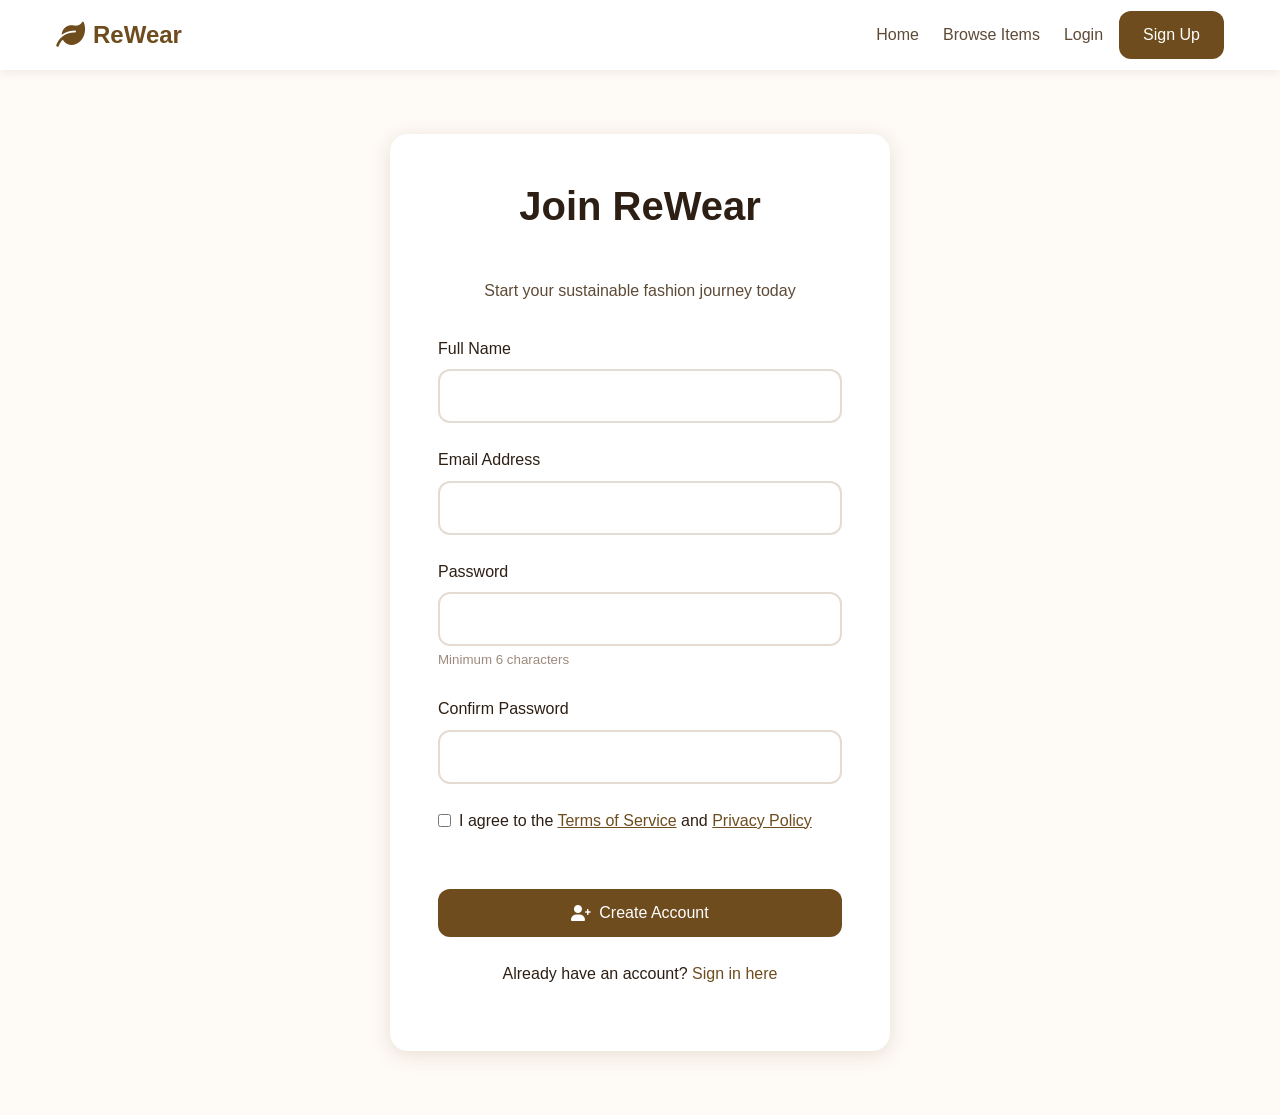
<file: project/signup.html>
<!DOCTYPE html>
<html lang="en">
<head>
    <meta charset="UTF-8">
    <meta name="viewport" content="width=device-width, initial-scale=1.0">
    <title>Sign Up - ReWear</title>
    <link rel="stylesheet" href="css/style.css">
    <link rel="stylesheet" href="https://cdnjs.cloudflare.com/ajax/libs/font-awesome/6.0.0/css/all.min.css">
</head>
<body>
    <nav class="navbar">
        <div class="nav-container">
            <div class="nav-brand">
                <i class="fas fa-leaf"></i>
                <span>ReWear</span>
            </div>
            <div class="nav-menu">
                <a href="index.html" class="nav-link">Home</a>
                <a href="browse.html" class="nav-link">Browse Items</a>
                <div class="nav-auth">
                    <a href="login.html" class="nav-link">Login</a>
                    <a href="signup.html" class="btn btn-primary active">Sign Up</a>
                </div>
            </div>
        </div>
    </nav>

    <main>
        <div class="form-container">
            <h1 class="form-title">Join ReWear</h1>
            <p style="text-align: center; color: var(--text-secondary); margin-bottom: 2rem;">
                Start your sustainable fashion journey today
            </p>
            
            <form id="signup-form">
                <div class="form-group">
                    <label for="name" class="form-label">Full Name</label>
                    <input type="text" id="name" name="name" class="form-input" required>
                </div>

                <div class="form-group">
                    <label for="email" class="form-label">Email Address</label>
                    <input type="email" id="email" name="email" class="form-input" required>
                </div>

                <div class="form-group">
                    <label for="password" class="form-label">Password</label>
                    <input type="password" id="password" name="password" class="form-input" required minlength="6">
                    <small style="color: var(--text-muted);">Minimum 6 characters</small>
                </div>

                <div class="form-group">
                    <label for="confirmPassword" class="form-label">Confirm Password</label>
                    <input type="password" id="confirmPassword" name="confirmPassword" class="form-input" required>
                </div>

                <div class="form-group">
                    <label class="form-label" style="display: flex; align-items: center; gap: 0.5rem; cursor: pointer;">
                        <input type="checkbox" id="terms" name="terms" required>
                        <span>I agree to the <a href="#" style="color: var(--primary-color);">Terms of Service</a> and <a href="#" style="color: var(--primary-color);">Privacy Policy</a></span>
                    </label>
                </div>

                <button type="submit" class="btn btn-primary form-submit">
                    <i class="fas fa-user-plus"></i>
                    Create Account
                </button>

                <div class="form-link">
                    <p>Already have an account? <a href="login.html">Sign in here</a></p>
                </div>
            </form>
        </div>
    </main>

    <script src="js/auth.js"></script>
    <script>
        document.addEventListener('DOMContentLoaded', () => {
            const form = document.getElementById('signup-form');
            
            form.addEventListener('submit', (e) => {
                e.preventDefault();
                
                const formData = new FormData(form);
                const password = formData.get('password');
                const confirmPassword = formData.get('confirmPassword');
                
                // Validate passwords match
                if (password !== confirmPassword) {
                    showError('Passwords do not match');
                    return;
                }
                
                const submitBtn = form.querySelector('button[type="submit"]');
                const originalText = submitBtn.innerHTML;
                
                try {
                    submitBtn.innerHTML = '<i class="fas fa-spinner fa-spin"></i> Creating Account...';
                    submitBtn.disabled = true;
                    
                    // Simulate network delay
                    setTimeout(() => {
                        try {
                            const userData = {
                                name: formData.get('name'),
                                email: formData.get('email'),
                                password: formData.get('password')
                            };
                            
                            const user = auth.register(userData);
                            auth.login(userData.email, userData.password);
                            
                            // Show success and redirect
                            submitBtn.innerHTML = '<i class="fas fa-check"></i> Account Created!';
                            
                            setTimeout(() => {
                                window.location.href = 'dashboard.html';
                            }, 1000);
                            
                        } catch (error) {
                            showError(error.message);
                            submitBtn.innerHTML = originalText;
                            submitBtn.disabled = false;
                        }
                    }, 1000);
                    
                } catch (error) {
                    showError(error.message);
                    submitBtn.innerHTML = originalText;
                    submitBtn.disabled = false;
                }
            });
            
            function showError(message) {
                // Remove existing error
                const existingError = form.querySelector('.form-error');
                if (existingError) {
                    existingError.remove();
                }
                
                // Add new error
                const errorDiv = document.createElement('div');
                errorDiv.className = 'form-error';
                errorDiv.textContent = message;
                
                const submitBtn = form.querySelector('button[type="submit"]');
                submitBtn.parentNode.insertBefore(errorDiv, submitBtn);
            }
        });
    </script>
</body>
</html>
</file>
<file: project/css/style.css>
/* Reset and Base Styles */
* {
    margin: 0;
    padding: 0;
    box-sizing: border-box;
}

:root {
    /* Eco-conscious color palette */
    /* --primary-color: #7cb342; */
    /* Sage green */
    /* --secondary-color: #4fc3f7; */
    /* Soft blue */
    /* --accent-color: #ffab40; */
    /* Warm orange */
    /* --success-color: #66bb6a; */
    /* --warning-color: #ffa726; */
    /* --error-color: #ef5350; */

    /* Neutral colors */
    /* --bg-primary: #f8fdf8; */
    /* --bg-secondary: #ffffff;
    --bg-tertiary: #f0f8f0;
    --text-primary: #2e4a2e;
    --text-secondary: #546e54;
    --text-muted: #7a8e7a;
    --border-color: #e0f0e0;
    --shadow-light: 0 2px 10px rgba(124, 179, 66, 0.1);
    --shadow-medium: 0 4px 20px rgba(124, 179, 66, 0.15); */

    --primary-color: #6e4c1e;
    /* Cocoa Brown */
    --secondary-color: #b1a296;
    /* Soft Taupe */
    --accent-color: #d98e04;
    /* Amber Gold */
    --success-color: #4caf50;
    /* Leaf Green */
    --warning-color: #fbc02d;
    /* Golden Yellow */
    --error-color: #e53935;
    /* Soft Red */

    /* Neutral colors */
    --bg-primary: #fefaf6;
    /* Off-white Cream */
    --bg-secondary: #ffffff;
    /* Pure White */
    --bg-tertiary: #f5eee6;
    /* Pale Beige */
    --text-primary: #2d1f14;
    /* Deep Cocoa */
    --text-secondary: #5e4a36;
    /* Brownish Grey */
    --text-muted: #9c8b7d;
    /* Dusty Mocha */
    --border-color: #e4dcd3;
    /* Light Stone */
    --shadow-light: 0 2px 10px rgba(110, 76, 30, 0.1);
    /* Subtle brown shadow */
    --shadow-medium: 0 4px 20px rgba(110, 76, 30, 0.15);
    /* Medium warm shadow */

    /* Typography */
    --font-primary: 'Inter', -apple-system, BlinkMacSystemFont, 'Segoe UI', Roboto, sans-serif;
    --font-weight-normal: 400;
    --font-weight-medium: 500;
    --font-weight-semibold: 600;
    --font-weight-bold: 700;

    /* Spacing system (8px base) */
    --space-xs: 0.5rem;
    --space-sm: 1rem;
    --space-md: 1.5rem;
    --space-lg: 2rem;
    --space-xl: 3rem;
    --space-xxl: 4rem;

    /* Border radius */
    --radius-sm: 6px;
    --radius-md: 12px;
    --radius-lg: 18px;
    --radius-xl: 24px;

    /* Transitions */
    --transition-fast: 0.2s ease;
    --transition-medium: 0.3s ease;
    --transition-slow: 0.5s ease;
}

body {
    font-family: var(--font-primary);
    line-height: 1.6;
    color: var(--text-primary);
    background-color: var(--bg-primary);
    font-weight: var(--font-weight-normal);
}

.container {
    max-width: 1200px;
    margin: 0 auto;
    padding: 0 var(--space-sm);
}

/* Typography */
h1,
h2,
h3,
h4,
h5,
h6 {
    font-weight: var(--font-weight-semibold);
    line-height: 1.2;
    margin-bottom: var(--space-sm);
}

h1 {
    font-size: 2.5rem;
}

h2 {
    font-size: 2rem;
}

h3 {
    font-size: 1.5rem;
}

h4 {
    font-size: 1.25rem;
}

p {
    margin-bottom: var(--space-sm);
    line-height: 1.6;
}

/* Button Styles */
.btn {
    display: inline-flex;
    align-items: center;
    justify-content: center;
    padding: var(--space-xs) var(--space-md);
    border: none;
    border-radius: var(--radius-md);
    font-family: inherit;
    font-size: 1rem;
    font-weight: var(--font-weight-medium);
    text-decoration: none;
    cursor: pointer;
    transition: all var(--transition-fast);
    min-height: 48px;
    gap: var(--space-xs);
}

.btn-primary {
    background-color: var(--primary-color);
    color: white;
}

.btn-primary:hover {
    background-color: #689f39;
    transform: translateY(-2px);
    box-shadow: var(--shadow-medium);
}

.btn-secondary {
    background-color: var(--secondary-color);
    color: white;
}

.btn-secondary:hover {
    background-color: #29b6f6;
    transform: translateY(-2px);
    box-shadow: var(--shadow-medium);
}

.btn-outline {
    background-color: transparent;
    color: var(--primary-color);
    border: 2px solid var(--primary-color);
}

.btn-outline:hover {
    background-color: var(--primary-color);
    color: white;
    transform: translateY(-2px);
}

.btn-danger {
    background-color: var(--error-color);
    color: white;
}

.btn-danger:hover {
    background-color: #e53935;
    transform: translateY(-2px);
}

/* Navigation */
.navbar {
    background-color: var(--bg-secondary);
    box-shadow: var(--shadow-light);
    position: fixed;
    top: 0;
    width: 100%;
    z-index: 1000;
    backdrop-filter: blur(10px);
}

.nav-container {
    max-width: 1200px;
    margin: 0 auto;
    padding: 0 var(--space-sm);
    display: flex;
    justify-content: space-between;
    align-items: center;
    height: 70px;
}

.nav-brand {
    display: flex;
    align-items: center;
    gap: var(--space-xs);
    font-size: 1.5rem;
    font-weight: var(--font-weight-bold);
    color: var(--primary-color);
}

.nav-brand i {
    font-size: 1.8rem;
}

.nav-menu {
    display: flex;
    align-items: center;
    gap: var(--space-md);
}

.nav-link {
    text-decoration: none;
    color: var(--text-secondary);
    font-weight: var(--font-weight-medium);
    transition: color var(--transition-fast);
    position: relative;
}

.nav-link:hover,
.nav-link.active {
    color: var(--primary-color);
}

.nav-link.active::after {
    content: '';
    position: absolute;
    bottom: -5px;
    left: 0;
    right: 0;
    height: 2px;
    background-color: var(--primary-color);
    border-radius: 1px;
}

.nav-auth {
    display: flex;
    align-items: center;
    gap: var(--space-sm);
}

.nav-user {
    display: flex;
    align-items: center;
    gap: var(--space-md);
}

.user-points {
    display: flex;
    align-items: center;
    gap: var(--space-xs);
    color: var(--primary-color);
    font-weight: var(--font-weight-medium);
    background-color: var(--bg-tertiary);
    padding: var(--space-xs) var(--space-sm);
    border-radius: var(--radius-md);
}

.user-dropdown {
    position: relative;
}

.user-btn {
    display: flex;
    align-items: center;
    gap: var(--space-xs);
    background: none;
    border: none;
    color: var(--text-secondary);
    font-weight: var(--font-weight-medium);
    cursor: pointer;
    padding: var(--space-xs);
    border-radius: var(--radius-sm);
    transition: background-color var(--transition-fast);
}

.user-btn:hover {
    background-color: var(--bg-tertiary);
}

.dropdown-content {
    position: absolute;
    top: 100%;
    right: 0;
    background-color: var(--bg-secondary);
    min-width: 200px;
    box-shadow: var(--shadow-medium);
    border-radius: var(--radius-md);
    padding: var(--space-xs);
    display: none;
    z-index: 1001;
}

.dropdown-content.show {
    display: block;
}

.dropdown-content a {
    display: flex;
    align-items: center;
    gap: var(--space-xs);
    padding: var(--space-xs) var(--space-sm);
    text-decoration: none;
    color: var(--text-secondary);
    border-radius: var(--radius-sm);
    transition: background-color var(--transition-fast);
}

.dropdown-content a:hover {
    background-color: var(--bg-tertiary);
}

.nav-toggle {
    display: none;
    flex-direction: column;
    cursor: pointer;
    gap: 4px;
}

.nav-toggle span {
    width: 25px;
    height: 3px;
    background-color: var(--text-secondary);
    border-radius: 2px;
    transition: all var(--transition-fast);
}

/* Hero Section */
.hero {
    padding: calc(70px + var(--space-xxl)) var(--space-sm) var(--space-xxl);
    display: grid;
    grid-template-columns: 1fr 1fr;
    gap: var(--space-xxl);
    align-items: center;
    max-width: 1200px;
    margin: 0 auto;
}

.hero-content {
    display: flex;
    flex-direction: column;
    gap: var(--space-lg);
}

.hero-title {
    font-size: 3rem;
    font-weight: var(--font-weight-bold);
    color: var(--text-primary);
    line-height: 1.1;
}

.hero-subtitle {
    font-size: 1.25rem;
    color: var(--text-secondary);
    line-height: 1.5;
}

.hero-buttons {
    display: flex;
    gap: var(--space-sm);
    flex-wrap: wrap;
}

.hero-image {
    position: relative;
    border-radius: var(--radius-xl);
    overflow: hidden;
    box-shadow: var(--shadow-medium);
}

.hero-image img {
    width: 100%;
    height: 500px;
    object-fit: cover;
    transition: transform var(--transition-slow);
}

.hero-image:hover img {
    transform: scale(1.05);
}

/* Features Section */
.features {
    padding: var(--space-xxl) var(--space-sm);
    background-color: var(--bg-secondary);
}

.section-title {
    text-align: center;
    margin-bottom: var(--space-xxl);
    font-size: 2.5rem;
    color: var(--text-primary);
}

.features-grid {
    display: grid;
    grid-template-columns: repeat(auto-fit, minmax(300px, 1fr));
    gap: var(--space-xl);
}

.feature-card {
    text-align: center;
    padding: var(--space-xl);
    border-radius: var(--radius-lg);
    background-color: var(--bg-tertiary);
    transition: transform var(--transition-medium);
}

.feature-card:hover {
    transform: translateY(-5px);
    box-shadow: var(--shadow-medium);
}

.feature-icon {
    width: 80px;
    height: 80px;
    margin: 0 auto var(--space-lg);
    background-color: var(--primary-color);
    border-radius: 50%;
    display: flex;
    align-items: center;
    justify-content: center;
    color: white;
    font-size: 2rem;
}

.feature-card h3 {
    margin-bottom: var(--space-sm);
    color: var(--text-primary);
}

.feature-card p {
    color: var(--text-secondary);
}

/* Featured Items Section */
.featured-items {
    padding: var(--space-xxl) var(--space-sm);
}

.section-header {
    display: flex;
    justify-content: space-between;
    align-items: center;
    margin-bottom: var(--space-xl);
}

.view-all {
    display: flex;
    align-items: center;
    gap: var(--space-xs);
    color: var(--primary-color);
    text-decoration: none;
    font-weight: var(--font-weight-medium);
    transition: gap var(--transition-fast);
}

.view-all:hover {
    gap: var(--space-sm);
}

.items-carousel {
    display: grid;
    grid-template-columns: repeat(auto-fit, minmax(280px, 1fr));
    gap: var(--space-lg);
}

.item-card {
    background-color: var(--bg-secondary);
    border-radius: var(--radius-lg);
    overflow: hidden;
    box-shadow: var(--shadow-light);
    transition: all var(--transition-medium);
    cursor: pointer;
}

.item-card:hover {
    transform: translateY(-5px);
    box-shadow: var(--shadow-medium);
}

.item-image {
    width: 100%;
    height: 250px;
    object-fit: cover;
}

.item-content {
    padding: var(--space-md);
}

.item-title {
    font-size: 1.25rem;
    font-weight: var(--font-weight-semibold);
    margin-bottom: var(--space-xs);
    color: var(--text-primary);
}

.item-meta {
    display: flex;
    justify-content: space-between;
    align-items: center;
    margin-bottom: var(--space-sm);
}

.item-category {
    background-color: var(--bg-tertiary);
    color: var(--text-secondary);
    padding: var(--space-xs) var(--space-sm);
    border-radius: var(--radius-sm);
    font-size: 0.875rem;
    font-weight: var(--font-weight-medium);
}

.item-size {
    color: var(--text-muted);
    font-weight: var(--font-weight-medium);
}

.item-description {
    color: var(--text-secondary);
    margin-bottom: var(--space-sm);
    display: -webkit-box;
    -webkit-line-clamp: 3;
    -webkit-box-orient: vertical;
    overflow: hidden;
}

.item-footer {
    display: flex;
    justify-content: space-between;
    align-items: center;
}

.item-points {
    display: flex;
    align-items: center;
    gap: var(--space-xs);
    color: var(--primary-color);
    font-weight: var(--font-weight-medium);
}

.item-status {
    padding: var(--space-xs) var(--space-sm);
    border-radius: var(--radius-sm);
    font-size: 0.875rem;
    font-weight: var(--font-weight-medium);
}

.status-available {
    background-color: #e8f5e8;
    color: var(--success-color);
}

.status-requested {
    background-color: #fff3e0;
    color: var(--warning-color);
}

.status-swapped {
    background-color: #e3f2fd;
    color: var(--secondary-color);
}

/* Stats Section */
.stats {
    padding: var(--space-xxl) var(--space-sm);
    background-color: var(--bg-secondary);
}

.stats-grid {
    display: grid;
    grid-template-columns: repeat(auto-fit, minmax(200px, 1fr));
    gap: var(--space-xl);
}

.stat-item {
    text-align: center;
    padding: var(--space-lg);
}

.stat-number {
    font-size: 3rem;
    font-weight: var(--font-weight-bold);
    color: var(--primary-color);
    margin-bottom: var(--space-xs);
}

.stat-label {
    color: var(--text-secondary);
    font-weight: var(--font-weight-medium);
    text-transform: uppercase;
    letter-spacing: 0.5px;
    font-size: 0.875rem;
}

/* Footer */
.footer {
    background-color: var(--text-primary);
    color: white;
    padding: var(--space-xxl) var(--space-sm) var(--space-lg);
}

.footer-content {
    display: grid;
    grid-template-columns: repeat(auto-fit, minmax(250px, 1fr));
    gap: var(--space-xl);
    margin-bottom: var(--space-xl);
}

.footer-brand {
    display: flex;
    align-items: center;
    gap: var(--space-xs);
    font-size: 1.5rem;
    font-weight: var(--font-weight-bold);
    margin-bottom: var(--space-sm);
}

.footer-brand i {
    color: var(--primary-color);
}

.footer-section h4 {
    margin-bottom: var(--space-md);
    color: var(--primary-color);
}

.footer-section ul {
    list-style: none;
}

.footer-section ul li {
    margin-bottom: var(--space-xs);
}

.footer-section ul li a {
    color: #cccccc;
    text-decoration: none;
    transition: color var(--transition-fast);
}

.footer-section ul li a:hover {
    color: var(--primary-color);
}

.social-links {
    display: flex;
    gap: var(--space-sm);
}

.social-links a {
    display: flex;
    align-items: center;
    justify-content: center;
    width: 40px;
    height: 40px;
    background-color: var(--primary-color);
    color: white;
    border-radius: 50%;
    text-decoration: none;
    transition: all var(--transition-fast);
}

.social-links a:hover {
    background-color: var(--secondary-color);
    transform: translateY(-2px);
}

.footer-bottom {
    text-align: center;
    padding-top: var(--space-lg);
    border-top: 1px solid #444;
    color: #cccccc;
}

/* Form Styles */
.form-container {
    max-width: 500px;
    margin: calc(70px + var(--space-xxl)) auto var(--space-xxl);
    padding: var(--space-xl);
    background-color: var(--bg-secondary);
    border-radius: var(--radius-lg);
    box-shadow: var(--shadow-medium);
}

.form-title {
    text-align: center;
    margin-bottom: var(--space-xl);
    color: var(--text-primary);
}

.form-group {
    margin-bottom: var(--space-md);
}

.form-label {
    display: block;
    margin-bottom: var(--space-xs);
    font-weight: var(--font-weight-medium);
    color: var(--text-primary);
}

.form-input,
.form-select,
.form-textarea {
    width: 100%;
    padding: var(--space-sm);
    border: 2px solid var(--border-color);
    border-radius: var(--radius-md);
    font-family: inherit;
    font-size: 1rem;
    transition: border-color var(--transition-fast);
}

.form-input:focus,
.form-select:focus,
.form-textarea:focus {
    outline: none;
    border-color: var(--primary-color);
    box-shadow: 0 0 0 3px rgba(124, 179, 66, 0.1);
}

.form-textarea {
    resize: vertical;
    min-height: 120px;
}

.form-error {
    color: var(--error-color);
    font-size: 0.875rem;
    margin-top: var(--space-xs);
}

.form-success {
    color: var(--success-color);
    font-size: 0.875rem;
    margin-top: var(--space-xs);
}

.form-submit {
    width: 100%;
    margin-top: var(--space-lg);
}

.form-link {
    text-align: center;
    margin-top: var(--space-md);
}

.form-link a {
    color: var(--primary-color);
    text-decoration: none;
    font-weight: var(--font-weight-medium);
}

.form-link a:hover {
    text-decoration: underline;
}

/* Responsive Design */
@media (max-width: 768px) {
    .nav-menu {
        position: fixed;
        top: 70px;
        left: -100%;
        width: 100%;
        height: calc(100vh - 70px);
        background-color: var(--bg-secondary);
        flex-direction: column;
        padding: var(--space-lg);
        transition: left var(--transition-medium);
        box-shadow: var(--shadow-medium);
    }

    .nav-menu.active {
        left: 0;
    }

    .nav-toggle {
        display: flex;
    }

    .nav-toggle.active span:nth-child(1) {
        transform: rotate(45deg) translate(5px, 5px);
    }

    .nav-toggle.active span:nth-child(2) {
        opacity: 0;
    }

    .nav-toggle.active span:nth-child(3) {
        transform: rotate(-45deg) translate(7px, -6px);
    }

    .hero {
        grid-template-columns: 1fr;
        gap: var(--space-lg);
        padding-top: calc(70px + var(--space-lg));
    }

    .hero-title {
        font-size: 2rem;
    }

    .hero-buttons {
        flex-direction: column;
    }

    .hero-image {
        order: -1;
    }

    .features-grid,
    .stats-grid {
        grid-template-columns: 1fr;
    }

    .section-header {
        flex-direction: column;
        gap: var(--space-sm);
        text-align: center;
    }

    .items-carousel {
        grid-template-columns: 1fr;
    }
}

@media (max-width: 480px) {
    :root {
        --space-sm: 0.75rem;
        --space-md: 1rem;
        --space-lg: 1.5rem;
        --space-xl: 2rem;
        --space-xxl: 2.5rem;
    }

    .hero-title {
        font-size: 1.75rem;
    }

    .hero-subtitle {
        font-size: 1rem;
    }

    .section-title {
        font-size: 2rem;
    }

    .form-container {
        margin: calc(70px + var(--space-lg)) var(--space-sm) var(--space-lg);
        padding: var(--space-lg);
    }
}

/* Loading and Animation States */
.loading {
    opacity: 0.6;
    pointer-events: none;
}

.fade-in {
    animation: fadeIn 0.5s ease-in;
}

@keyframes fadeIn {
    from {
        opacity: 0;
        transform: translateY(20px);
    }

    to {
        opacity: 1;
        transform: translateY(0);
    }
}

.slide-in {
    animation: slideIn 0.5s ease-out;
}

@keyframes slideIn {
    from {
        transform: translateX(-100%);
    }

    to {
        transform: translateX(0);
    }
}

/* Utility Classes */
.text-center {
    text-align: center;
}

.text-left {
    text-align: left;
}

.text-right {
    text-align: right;
}

.hidden {
    display: none !important;
}

.visible {
    display: block !important;
}

.flex {
    display: flex;
}

.grid {
    display: grid;
}

.mb-0 {
    margin-bottom: 0;
}

.mb-xs {
    margin-bottom: var(--space-xs);
}

.mb-sm {
    margin-bottom: var(--space-sm);
}

.mb-md {
    margin-bottom: var(--space-md);
}

.mb-lg {
    margin-bottom: var(--space-lg);
}

.mb-xl {
    margin-bottom: var(--space-xl);
}

.p-0 {
    padding: 0;
}

.p-xs {
    padding: var(--space-xs);
}

.p-sm {
    padding: var(--space-sm);
}

.p-md {
    padding: var(--space-md);
}

.p-lg {
    padding: var(--space-lg);
}

.p-xl {
    padding: var(--space-xl);
}
</file>
